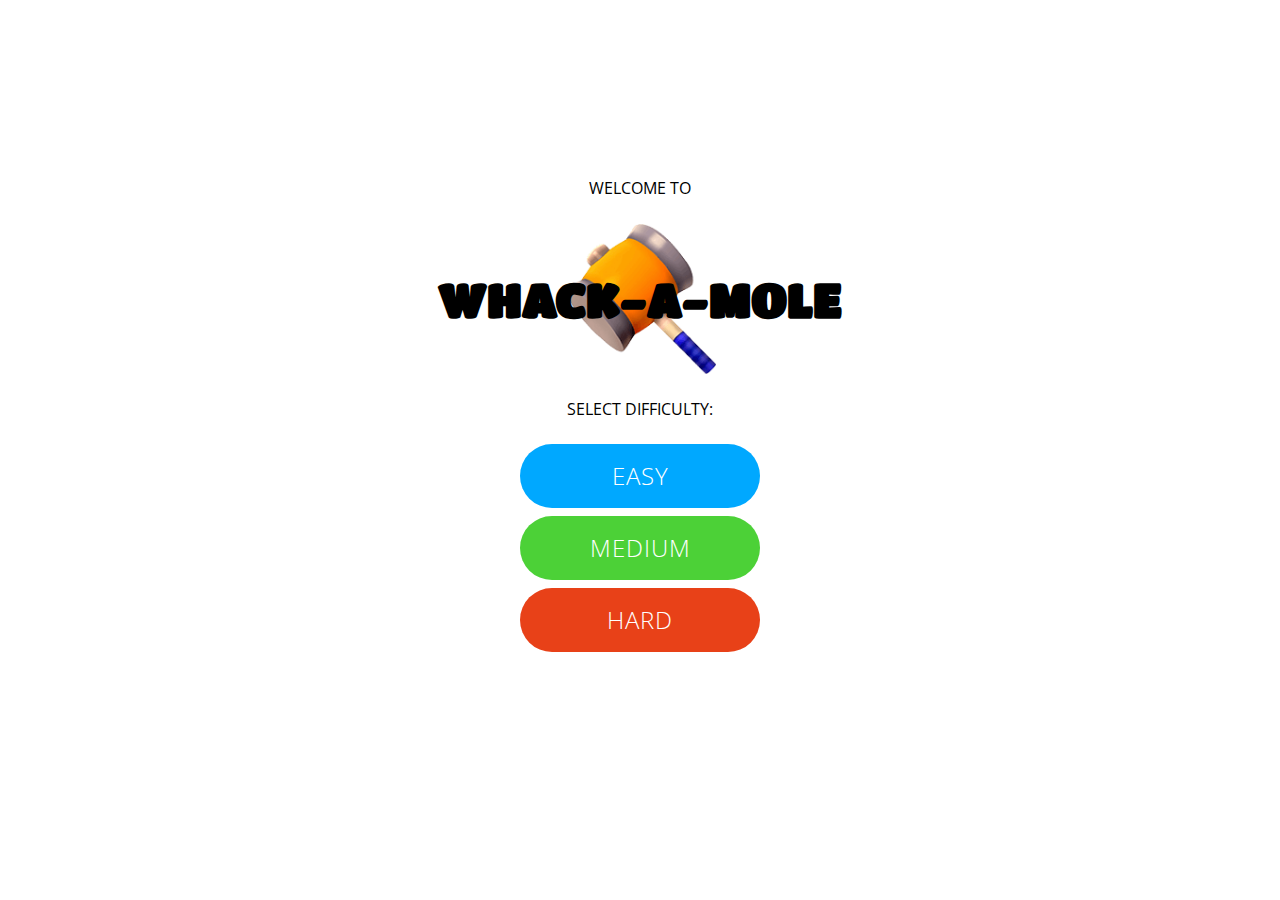
<file: Whack-A-Mole/index.html>
<!doctype html>
<html>

<head>
    <title>Whack-A-Mole</title>
    <link rel="stylesheet" href="css/style.css">
    <link rel="icon" href="./css/hammer2.png">
    <meta httpEquiv="Content-Type" content="text/html"/>
    <meta charSet="UTF-8"/>
    <meta name="viewport" content="width=device-width, initial-scale=1.0"/>
</head>

<body>
    
    <form class="modal">
    <div class="title"><span>Welcome to</span><h1>Whack-A-Mole</h1></div>
    <div class="select">select difficulty:</div>
    <div class="buttons">
        <button class="e">Easy</button>
        <button class="m">Medium</button>
        <button class="h">Hard</button>
    </div>
    <div></div>
    <div></div>
    <div></div>
    </form>

    <div class="container">
        <div class="view">
            <!-- <div class="title">
                <h1>Wack-A-Mole</h1>
            </div> -->
            <main>
                <div class="hole">
                    <img src="css/hole.png">
                    <div class="mole"></div>
                </div>
                <div class="hole">
                    <img src="css/hole.png">
                    <div class="mole"></div>
                </div>
                <div class="hole">
                    <img src="css/hole.png">
                    <div class="mole"></div>
                </div>
                <div class="hole">
                    <img src="css/hole.png">
                    <div class="mole"></div>
                </div>
                <div class="hole">
                    <img src="css/hole.png">
                    <div class="mole"></div>
                </div>
                <div class="hole">
                    <img src="css/hole.png">
                    <div class="mole"></div>
                </div>
                <div class="hole">
                    <img src="css/hole.png">
                    <div class="mole"></div>
                </div>
                <div class="hole">
                    <img src="css/hole.png">
                    <div class="mole"></div>
                </div>
                <div class="hole">
                    <img src="css/hole.png">
                    <div class="mole"></div>
                </div>
                <span class="side-controls">
                    <div class="side-controls--container">
                        <div class="velocity-level">
                            <img src="css/velocity-mole.svg" alt="velocity">
                            <span class="">2</span>
                        </div>
                        <div class="time-level">
                            <img src="css/timer.svg" alt="timer">
                            <span class="">10</span>
                        </div>
                        <div class="volume-level">
                            <img src="css/volume.svg" alt="volume">
                            <span class="hard"></span>
                        </div>
                    </div>
                    
                </span>
            </main>
            <div class="controls">
                <div class="time">
                    <p>Time</p>
                    <span>-</span>
                </div>
                <div class="score">
                    <p>Score</p>
                    <span>-</span>
                </div>
                <div class="start">START</div>
            </div>
        </div>
    </div>

        <div class="enterName">
            <h2>GAME OVER</h2>
            <h3>Enter your name!</h3><br>
            <input type="text">
            <h3 class="retry">Retry?</h3><br>
        </div>
    
        <div class="scoreboard">
            <table class="scores"></table>
        </div>
        <table>
            <tbody>
            </tbody>
        </table>

   
        
    <script src="js/script.js"></script>
</body>

</html>
</file>
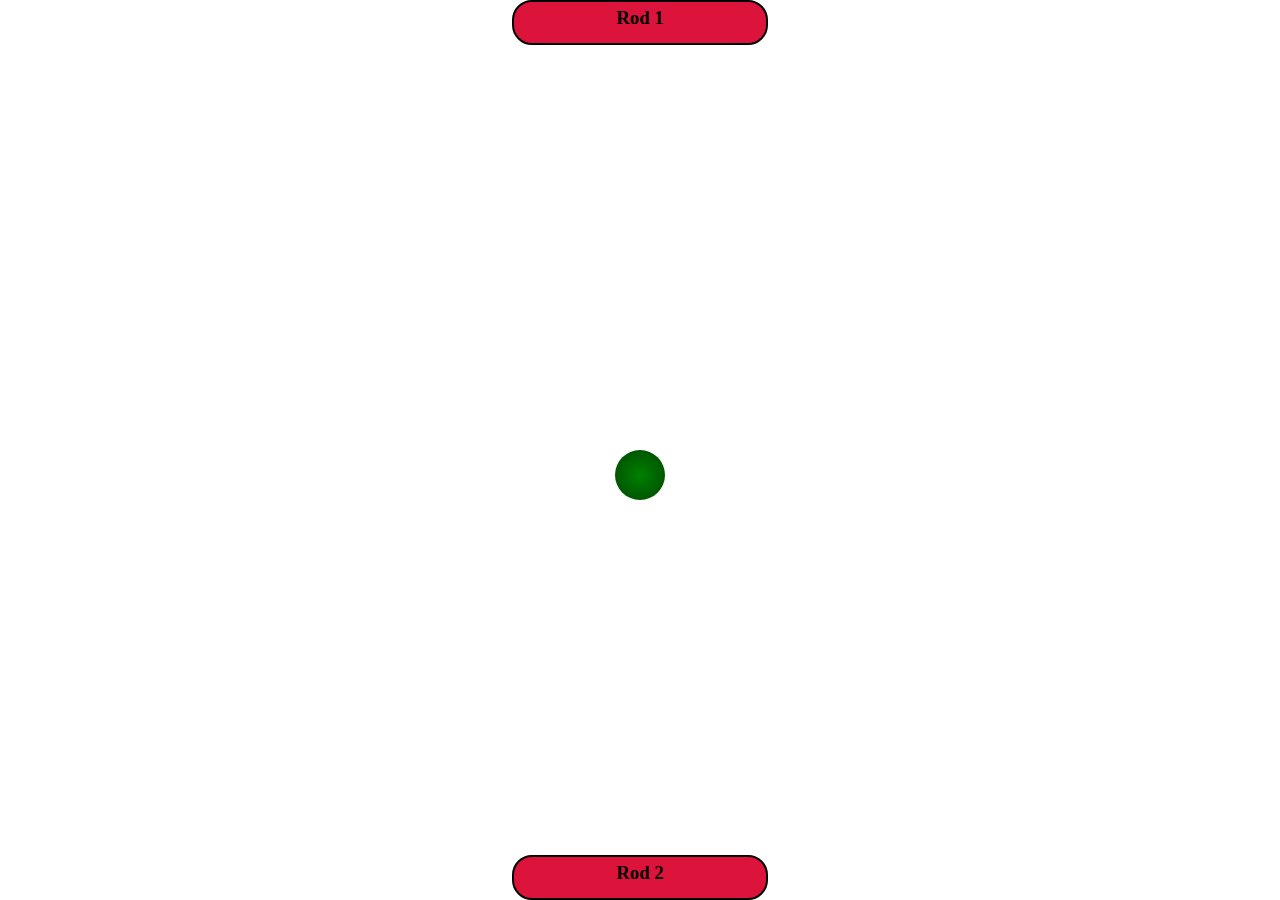
<file: game.html>
<!DOCTYPE html>
<html lang="en">

<head>
    <meta charset="UTF-8">
    <meta name="viewport" content="width=device-width, initial-scale=1.0">
    <title>Document</title>
    <link rel="stylesheet" type="text/css" href="snake.css">
</head>

<body>

    <div id="rod-one">
        <h3>Rod 1</h3>
    </div>
    <div id="ball">

    </div>
    <div id="rod-two">
        <h3>Rod 2</h3>
    </div>
    <script type="text/javascript" src="app.js"></script>
</body>

</html>
</file>
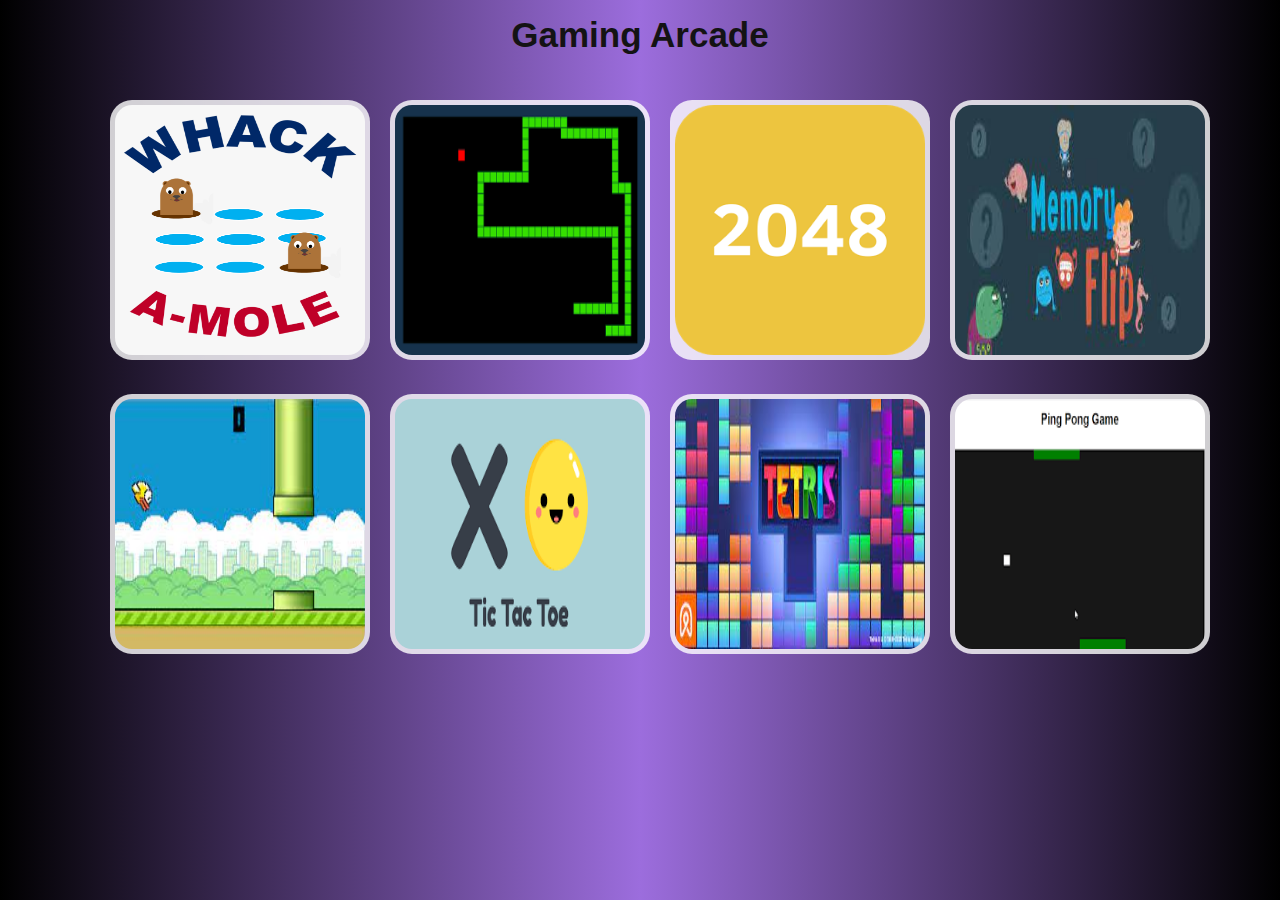
<file: index_main.html>
<!DOCTYPE html>
<html lang="en">
    <head>
        <meta charset="UTF-8">
        <meta http-equiv="X-UA-Compatible" content="IE=edge">
        <meta name="viewport" content="width=device-width,
        initial-scale=1.0">
        <title>Arcade</title>
        <link rel="stylesheet" href="style.css">
        <link rel="icon" href="icon.png">
    </head>
    <body class="container">
        <div>
            <h1>Gaming Arcade</h1>
        </div>
        <div class="grid-container">
            <a href="Whack-A-Mole\index.html" target="_blank"><img
                class="grid-item" src="Whack-A-Mole\main_icon.png" alt=""></a>
            <a href="snake-game/snake.html" target="_blank"><img
                class="grid-item" src="snake-game/snakegame.png" alt=""></a>
            <a href="2048-game/2048game.html" target="_blank"><img
                class="grid-item" src="2048-game/2048_logo.png" alt=""></a>
            <a href="Memory-flip/memory.html" target="_blank"><img
                class="grid-item" src="Memory-flip/memory-image.jpg" alt=""></a>
            <a href="flappy-bird/flappygame.html" target="_blank"><img
                class="grid-item" src="flappy-bird/flapp.jpg" alt=""></a>
            <a href="Tictactoe/tictactoe.html" target="_blank"><img
                class="grid-item" src="Tictactoe/tict.png" alt=""></a>
            <a href="Tetris/tetris-game.html" target="_blank"><img
                class="grid-item" src="Tetris/tet.jpg" alt=""></a>
            <a href="ping-pong/ping.html" target="_blank"><img
                class="grid-item" src="ping-pong/pingpong.png" alt=""></a>
        </div>
    </body>
</html>
</file>
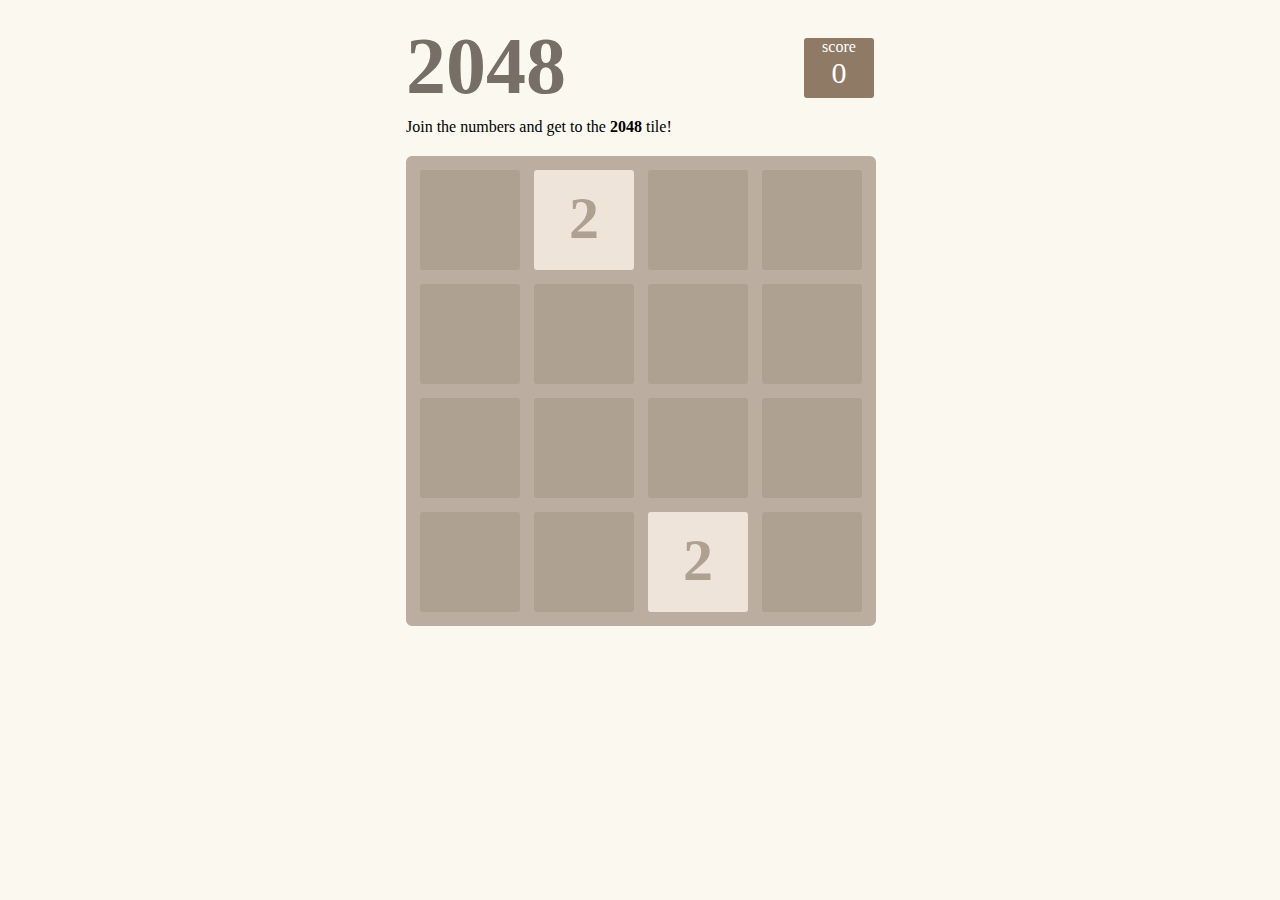
<file: 2048-game/2048game.html>
<!DOCTYPE html>
<html lang="en" dir="ltr">
  <head>
    <meta charset="utf-8">
    <title>2048</title>
    <link rel="stylesheet" href="style.css">
    <script src="app.js" charset="utf-8"></script>
  </head>
  <body>

    <div class="container">
      <div class="info">
        <h1>2048</h1>
        <div class="score-container">
          <div class="score-title">score</div>
          <span id="score">0</span>
        </div>
      </div>
      <span id="result">Join the numbers and get to the <b>2048</b> tile!</span>
      <div class="grid"></div>
    </div>

  </body>
</html>
</file>
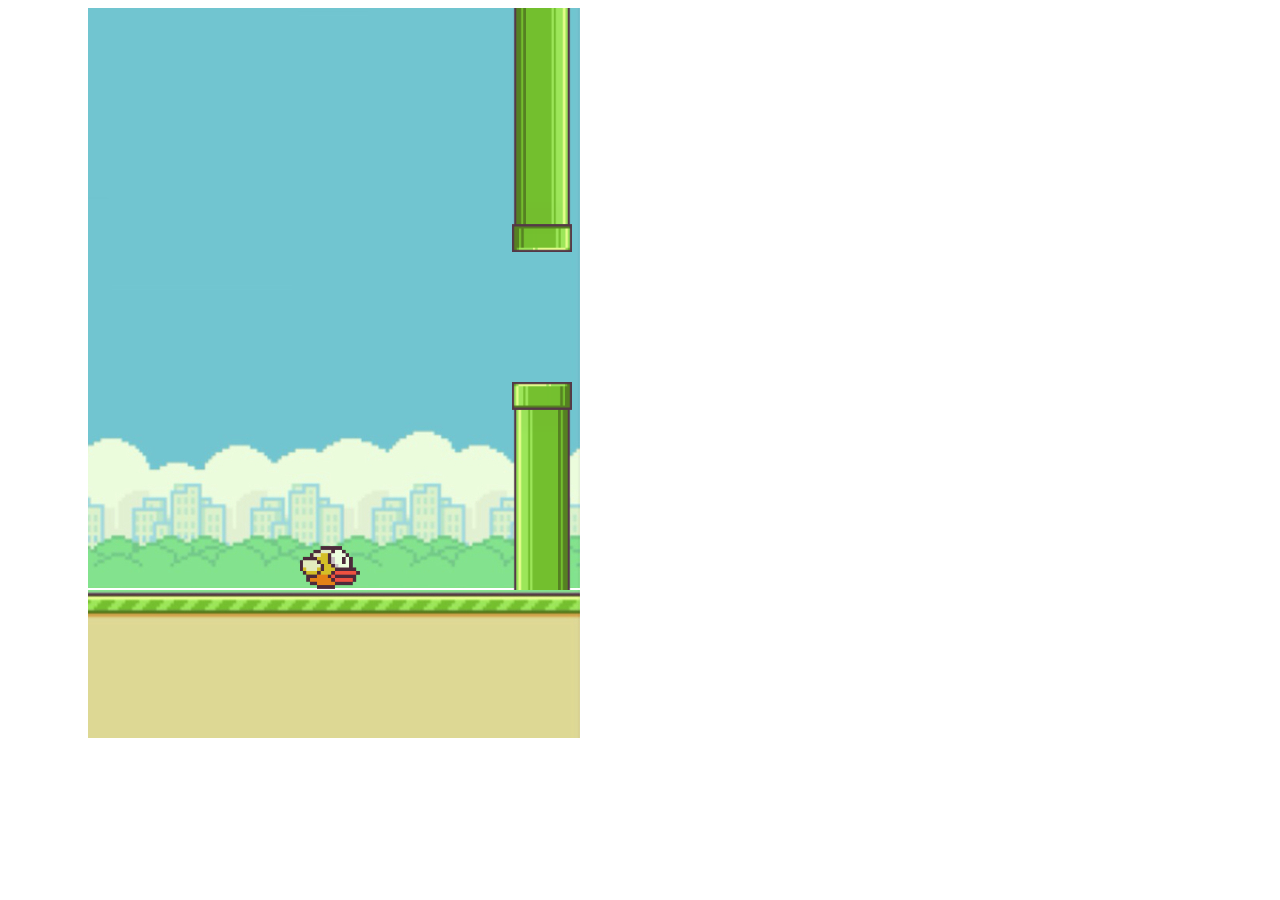
<file: flappy-bird/flappygame.html>
<!DOCTYPE html>
<html lang="en" dir="ltr">
  <head>
    <meta charset="utf-8">
    <title>Flappy Bird</title>
    <link rel="stylesheet" href="style.css">
    <script src="app.js" charset="utf-8"></script>
  </head>
  <body>

  <div class="border-left"></div>
  <div class="game-container">
      <div class="border-top"></div>
      <div class="sky">
          <div class="bird"></div>
      </div>
  </div>
  <div class="ground-container">
    <div class="ground-moving"></div>
  </div>
  <div class="border-right"></div>

  </body>
</html>
</file>
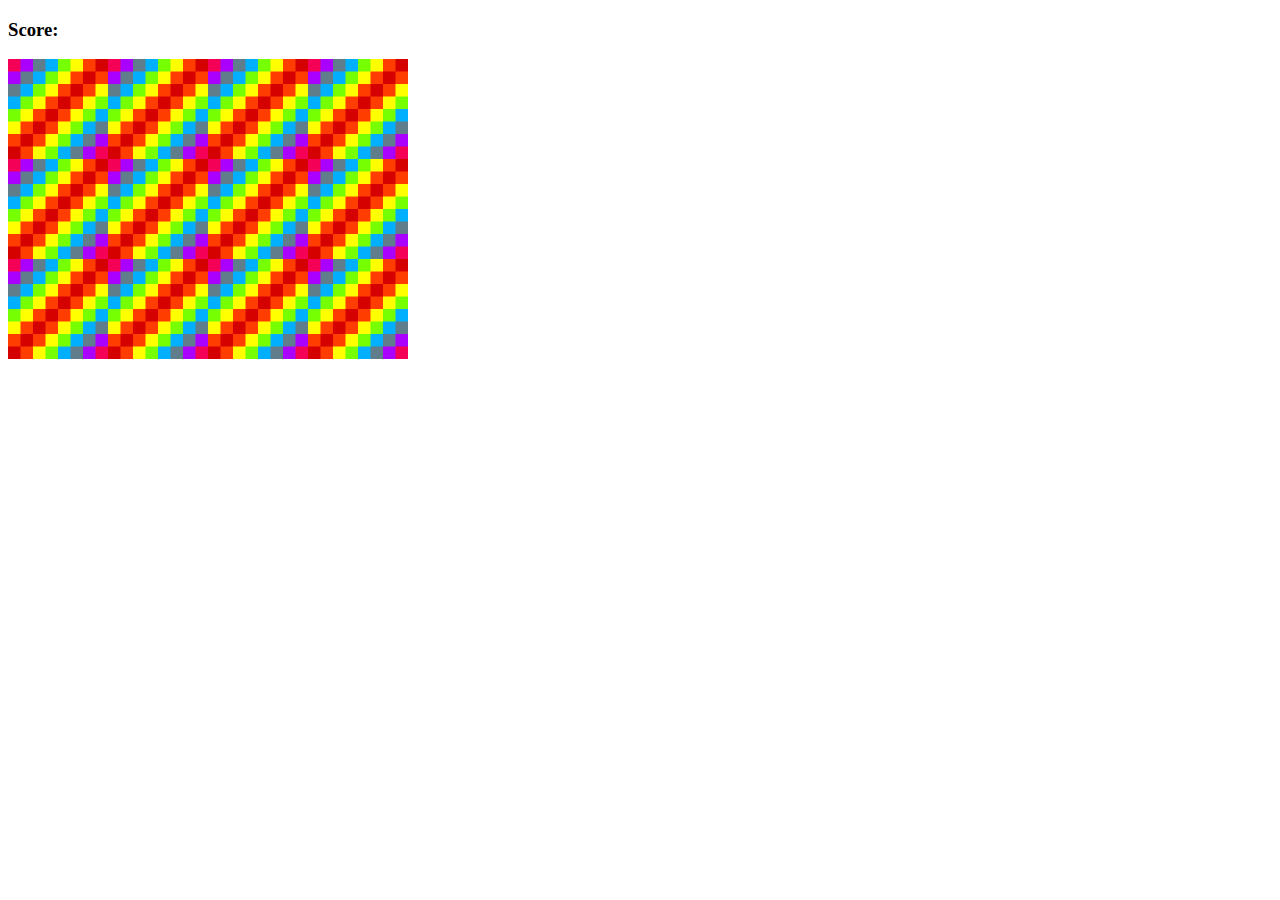
<file: Memory-flip/memory.html>
<!DOCTYPE html>
<html lang="en" dir="ltr">
<head>
  <meta charset="UTF-8">
  <title>Memory Game</title>
  <link rel="stylesheet" href="style.css"></link>
  <script src="app.js" charset="utf-8"></script>
</head>
<body>

  <h3>Score:<span id="result"></span></h3>

  <div class="grid">
  </div>

</body>
</html>
</file>
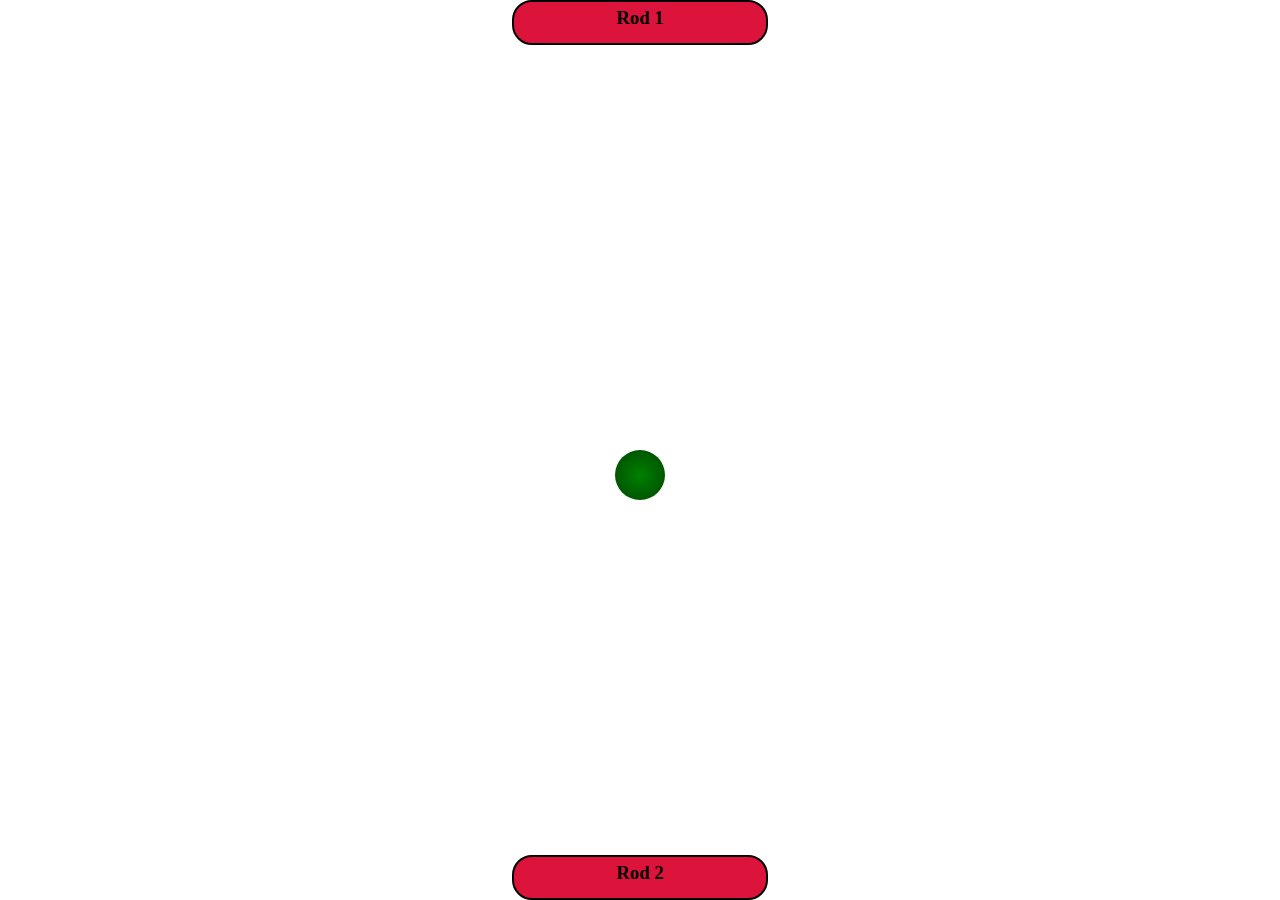
<file: ping-pong/ping.html>
<!DOCTYPE html>
<html lang="en">

<head>
    <meta charset="UTF-8">
    <meta name="viewport" content="width=device-width, initial-scale=1.0">
    <title>Document</title>
    <link rel="stylesheet" type="text/css" href="style.css">
</head>

<body>

    <div id="rod-one">
        <h3>Rod 1</h3>
    </div>
    <div id="ball">

    </div>
    <div id="rod-two">
        <h3>Rod 2</h3>
    </div>
    <script type="text/javascript" src="app.js"></script>
</body>

</html>
</file>
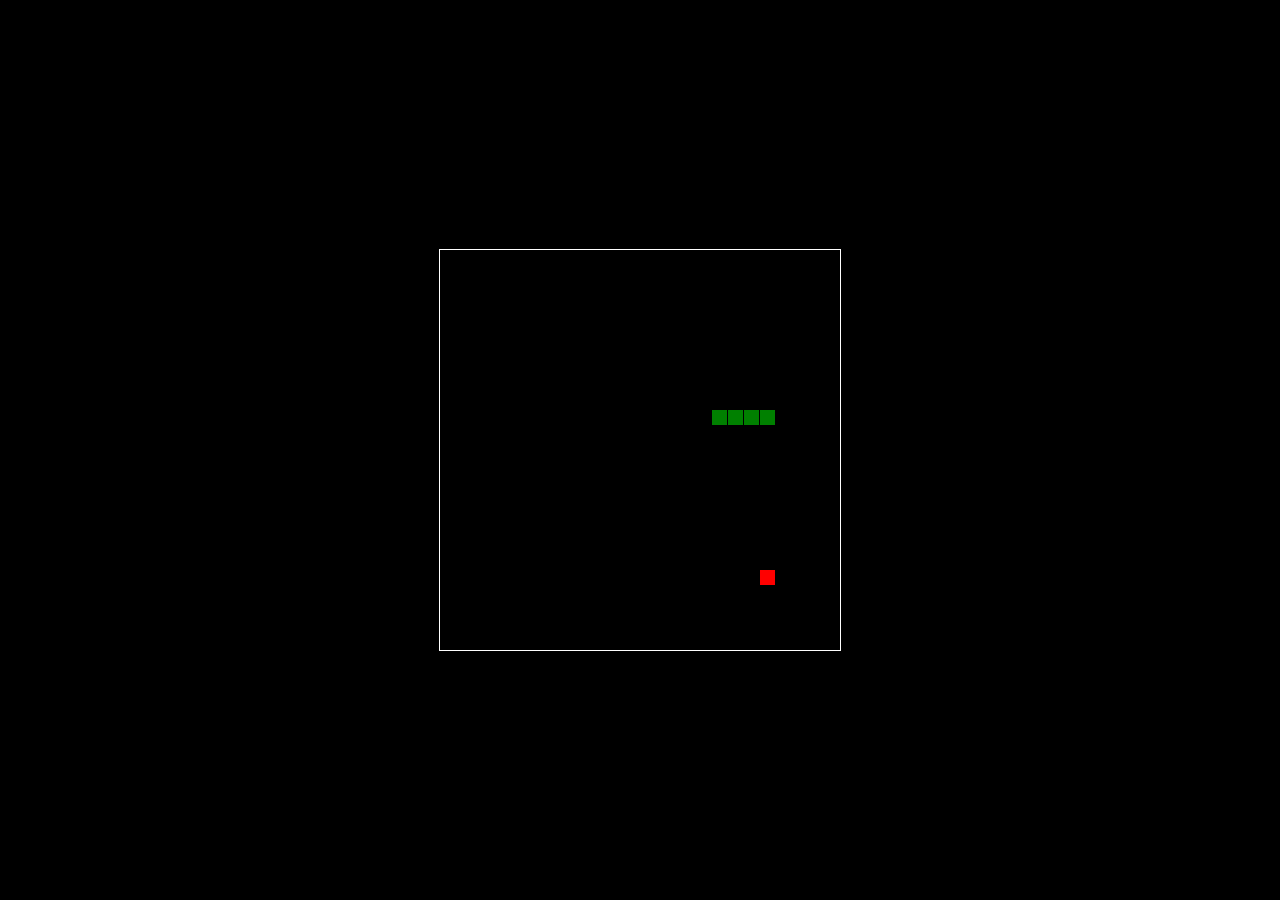
<file: snake-game/snake.html>
<!DOCTYPE html>
<html>
<head>
  <title></title>
  <style>
  html, body {
    height: 100%;
    margin: 0;
  }

  body {
    background: black;
    display: flex;
    align-items: center;
    justify-content: center;
  }
  canvas {
    border: 1px solid white;
  }
  
  </style>
  <link rel="icon" href="snakegame.jpg">
</head>
<body>
<canvas width="400" height="400" id="game"></canvas>
<script>
var canvas = document.getElementById('game');
var context = canvas.getContext('2d');

var grid = 16;
var count = 0;
  
var snake = {
  x: 160,
  y: 160,
  dx: grid,
  dy: 0,
  cells: [],
  maxCells: 4
};
var apple = {
  x: 320,
  y: 320
};
function getRandomInt(min, max) {
  return Math.floor(Math.random() * (max - min)) + min;
}

function loop() {
  requestAnimationFrame(loop);
  if (++count < 4) {
    return;
  }

  count = 0;
  context.clearRect(0,0,canvas.width,canvas.height);
  snake.x += snake.dx;
  snake.y += snake.dy;
  if (snake.x < 0) {
    snake.x = canvas.width - grid;
  }
  else if (snake.x >= canvas.width) {
    snake.x = 0;
  }
  if (snake.y < 0) {
    snake.y = canvas.height - grid;
  }
  else if (snake.y >= canvas.height) {
    snake.y = 0;
  }

  snake.cells.unshift({x: snake.x, y: snake.y});
  if (snake.cells.length > snake.maxCells) {
    snake.cells.pop();
  }

  context.fillStyle = 'red';
  context.fillRect(apple.x, apple.y, grid-1, grid-1);

  context.fillStyle = 'green';
  snake.cells.forEach(function(cell, index) {
    
   
    context.fillRect(cell.x, cell.y, grid-1, grid-1);  

    if (cell.x === apple.x && cell.y === apple.y) {
      snake.maxCells++;

      apple.x = getRandomInt(0, 25) * grid;
      apple.y = getRandomInt(0, 25) * grid;
    }

    for (var i = index + 1; i < snake.cells.length; i++) {
      
      if (cell.x === snake.cells[i].x && cell.y === snake.cells[i].y) {
        snake.x = 160;
        snake.y = 160;
        snake.cells = [];
        snake.maxCells = 4;
        snake.dx = grid;
        snake.dy = 0;

        apple.x = getRandomInt(0, 25) * grid;
        apple.y = getRandomInt(0, 25) * grid;
      }
    }
  });
}

document.addEventListener('keydown', function(e) {
  if (e.which === 37 && snake.dx === 0) {
    snake.dx = -grid;
    snake.dy = 0;
  }
  else if (e.which === 38 && snake.dy === 0) {
    snake.dy = -grid;
    snake.dx = 0;
  }
  else if (e.which === 39 && snake.dx === 0) {
    snake.dx = grid;
    snake.dy = 0;
  }
  else if (e.which === 40 && snake.dy === 0) {
    snake.dy = grid;
    snake.dx = 0;
  }
});

requestAnimationFrame(loop);
</script>
</body>
</html>
</file>
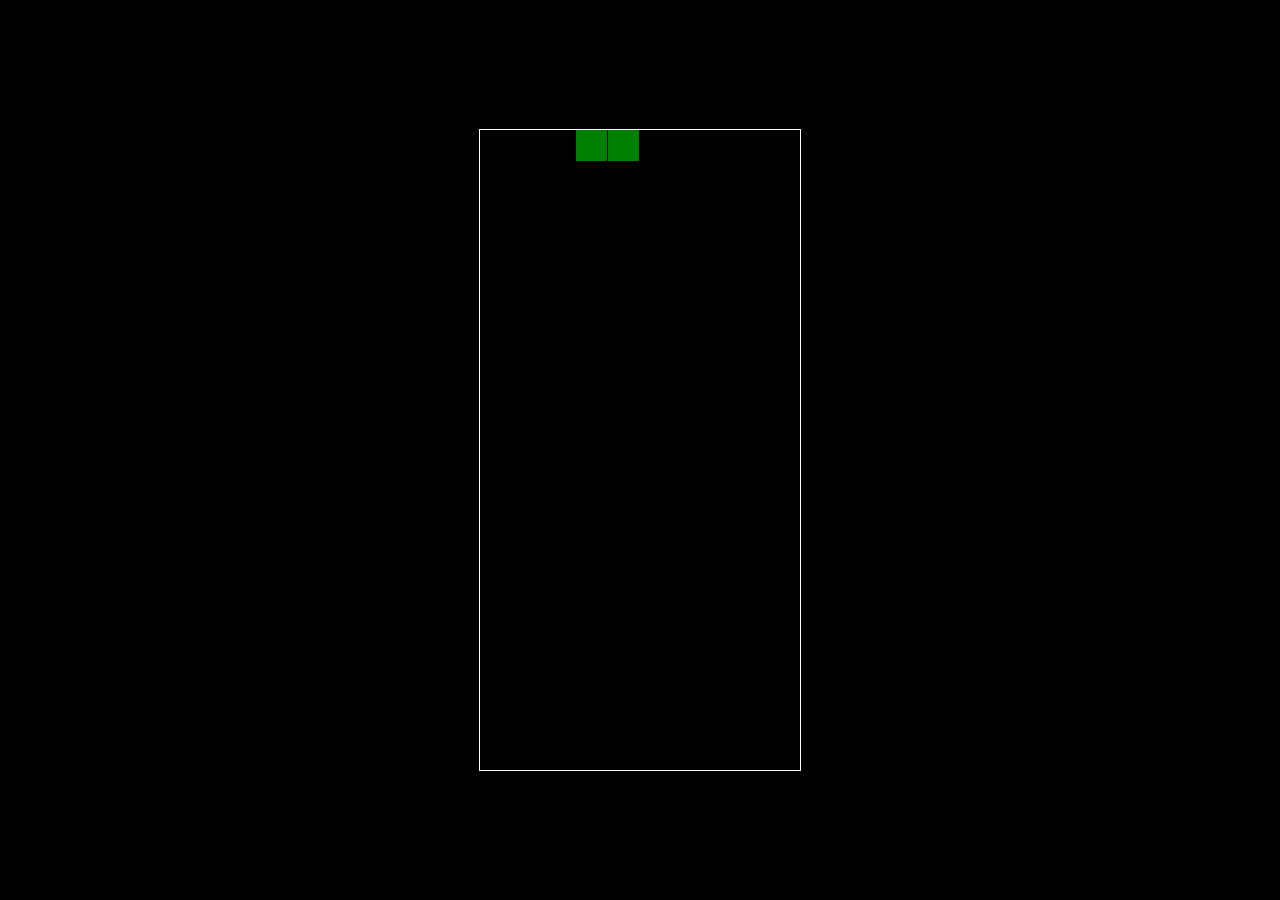
<file: Tetris/tetris-game.html>
<!DOCTYPE html>
<html>
<head>
  <title></title>
  <style>
  html, body {
    height: 100%;
    margin: 0;
  }

  body {
    background: black;
    display: flex;
    align-items: center;
    justify-content: center;
  }

  canvas {
    border: 1px solid white;
  }
  </style>
</head>
<body>
<canvas width="320" height="640" id="game"></canvas>
<script>
// https://tetris.fandom.com/wiki/Tetris_Guideline

// get a random integer between the range of [min,max]
// @see https://stackoverflow.com/a/1527820/2124254
function getRandomInt(min, max) {
  min = Math.ceil(min);
  max = Math.floor(max);

  return Math.floor(Math.random() * (max - min + 1)) + min;
}

// generate a new tetromino sequence
// @see https://tetris.fandom.com/wiki/Random_Generator
function generateSequence() {
  const sequence = ['I', 'J', 'L', 'O', 'S', 'T', 'Z'];

  while (sequence.length) {
    const rand = getRandomInt(0, sequence.length - 1);
    const name = sequence.splice(rand, 1)[0];
    tetrominoSequence.push(name);
  }
}

// get the next tetromino in the sequence
function getNextTetromino() {
  if (tetrominoSequence.length === 0) {
    generateSequence();
  }

  const name = tetrominoSequence.pop();
  const matrix = tetrominos[name];

  // I and O start centered, all others start in left-middle
  const col = playfield[0].length / 2 - Math.ceil(matrix[0].length / 2);

  // I starts on row 21 (-1), all others start on row 22 (-2)
  const row = name === 'I' ? -1 : -2;

  return {
    name: name,      // name of the piece (L, O, etc.)
    matrix: matrix,  // the current rotation matrix
    row: row,        // current row (starts offscreen)
    col: col         // current col
  };
}

// rotate an NxN matrix 90deg
// @see https://codereview.stackexchange.com/a/186834
function rotate(matrix) {
  const N = matrix.length - 1;
  const result = matrix.map((row, i) =>
    row.map((val, j) => matrix[N - j][i])
  );

  return result;
}

// check to see if the new matrix/row/col is valid
function isValidMove(matrix, cellRow, cellCol) {
  for (let row = 0; row < matrix.length; row++) {
    for (let col = 0; col < matrix[row].length; col++) {
      if (matrix[row][col] && (
          // outside the game bounds
          cellCol + col < 0 ||
          cellCol + col >= playfield[0].length ||
          cellRow + row >= playfield.length ||
          // collides with another piece
          playfield[cellRow + row][cellCol + col])
        ) {
        return false;
      }
    }
  }

  return true;
}

// place the tetromino on the playfield
function placeTetromino() {
  for (let row = 0; row < tetromino.matrix.length; row++) {
    for (let col = 0; col < tetromino.matrix[row].length; col++) {
      if (tetromino.matrix[row][col]) {

        // game over if piece has any part offscreen
        if (tetromino.row + row < 0) {
          return showGameOver();
        }

        playfield[tetromino.row + row][tetromino.col + col] = tetromino.name;
      }
    }
  }

  // check for line clears starting from the bottom and working our way up
  for (let row = playfield.length - 1; row >= 0; ) {
    if (playfield[row].every(cell => !!cell)) {

      // drop every row above this one
      for (let r = row; r >= 0; r--) {
        for (let c = 0; c < playfield[r].length; c++) {
          playfield[r][c] = playfield[r-1][c];
        }
      }
    }
    else {
      row--;
    }
  }

  tetromino = getNextTetromino();
}

// show the game over screen
function showGameOver() {
  cancelAnimationFrame(rAF);
  gameOver = true;

  context.fillStyle = 'black';
  context.globalAlpha = 0.75;
  context.fillRect(0, canvas.height / 2 - 30, canvas.width, 60);

  context.globalAlpha = 1;
  context.fillStyle = 'white';
  context.font = '36px monospace';
  context.textAlign = 'center';
  context.textBaseline = 'middle';
  context.fillText('GAME OVER!', canvas.width / 2, canvas.height / 2);
}

const canvas = document.getElementById('game');
const context = canvas.getContext('2d');
const grid = 32;
const tetrominoSequence = [];

// keep track of what is in every cell of the game using a 2d array
// tetris playfield is 10x20, with a few rows offscreen
const playfield = [];

// populate the empty state
for (let row = -2; row < 20; row++) {
  playfield[row] = [];

  for (let col = 0; col < 10; col++) {
    playfield[row][col] = 0;
  }
}

// how to draw each tetromino
// @see https://tetris.fandom.com/wiki/SRS
const tetrominos = {
  'I': [
    [0,0,0,0],
    [1,1,1,1],
    [0,0,0,0],
    [0,0,0,0]
  ],
  'J': [
    [1,0,0],
    [1,1,1],
    [0,0,0],
  ],
  'L': [
    [0,0,1],
    [1,1,1],
    [0,0,0],
  ],
  'O': [
    [1,1],
    [1,1],
  ],
  'S': [
    [0,1,1],
    [1,1,0],
    [0,0,0],
  ],
  'Z': [
    [1,1,0],
    [0,1,1],
    [0,0,0],
  ],
  'T': [
    [0,1,0],
    [1,1,1],
    [0,0,0],
  ]
};

// color of each tetromino
const colors = {
  'I': 'cyan',
  'O': 'yellow',
  'T': 'purple',
  'S': 'green',
  'Z': 'red',
  'J': 'blue',
  'L': 'orange'
};

let count = 0;
let tetromino = getNextTetromino();
let rAF = null;  // keep track of the animation frame so we can cancel it
let gameOver = false;

// game loop
function loop() {
  rAF = requestAnimationFrame(loop);
  context.clearRect(0,0,canvas.width,canvas.height);

  // draw the playfield
  for (let row = 0; row < 20; row++) {
    for (let col = 0; col < 10; col++) {
      if (playfield[row][col]) {
        const name = playfield[row][col];
        context.fillStyle = colors[name];

        // drawing 1 px smaller than the grid creates a grid effect
        context.fillRect(col * grid, row * grid, grid-1, grid-1);
      }
    }
  }

  // draw the active tetromino
  if (tetromino) {

    // tetromino falls every 35 frames
    if (++count > 35) {
      tetromino.row++;
      count = 0;

      // place piece if it runs into anything
      if (!isValidMove(tetromino.matrix, tetromino.row, tetromino.col)) {
        tetromino.row--;
        placeTetromino();
      }
    }

    context.fillStyle = colors[tetromino.name];

    for (let row = 0; row < tetromino.matrix.length; row++) {
      for (let col = 0; col < tetromino.matrix[row].length; col++) {
        if (tetromino.matrix[row][col]) {

          // drawing 1 px smaller than the grid creates a grid effect
          context.fillRect((tetromino.col + col) * grid, (tetromino.row + row) * grid, grid-1, grid-1);
        }
      }
    }
  }
}

// listen to keyboard events to move the active tetromino
document.addEventListener('keydown', function(e) {
  if (gameOver) return;

  // left and right arrow keys (move)
  if (e.which === 37 || e.which === 39) {
    const col = e.which === 37
      ? tetromino.col - 1
      : tetromino.col + 1;

    if (isValidMove(tetromino.matrix, tetromino.row, col)) {
      tetromino.col = col;
    }
  }

  // up arrow key (rotate)
  if (e.which === 38) {
    const matrix = rotate(tetromino.matrix);
    if (isValidMove(matrix, tetromino.row, tetromino.col)) {
      tetromino.matrix = matrix;
    }
  }

  // down arrow key (drop)
  if(e.which === 40) {
    const row = tetromino.row + 1;

    if (!isValidMove(tetromino.matrix, row, tetromino.col)) {
      tetromino.row = row - 1;

      placeTetromino();
      return;
    }

    tetromino.row = row;
  }
});

// start the game
rAF = requestAnimationFrame(loop);
</script>
</body>
</html>
</file>
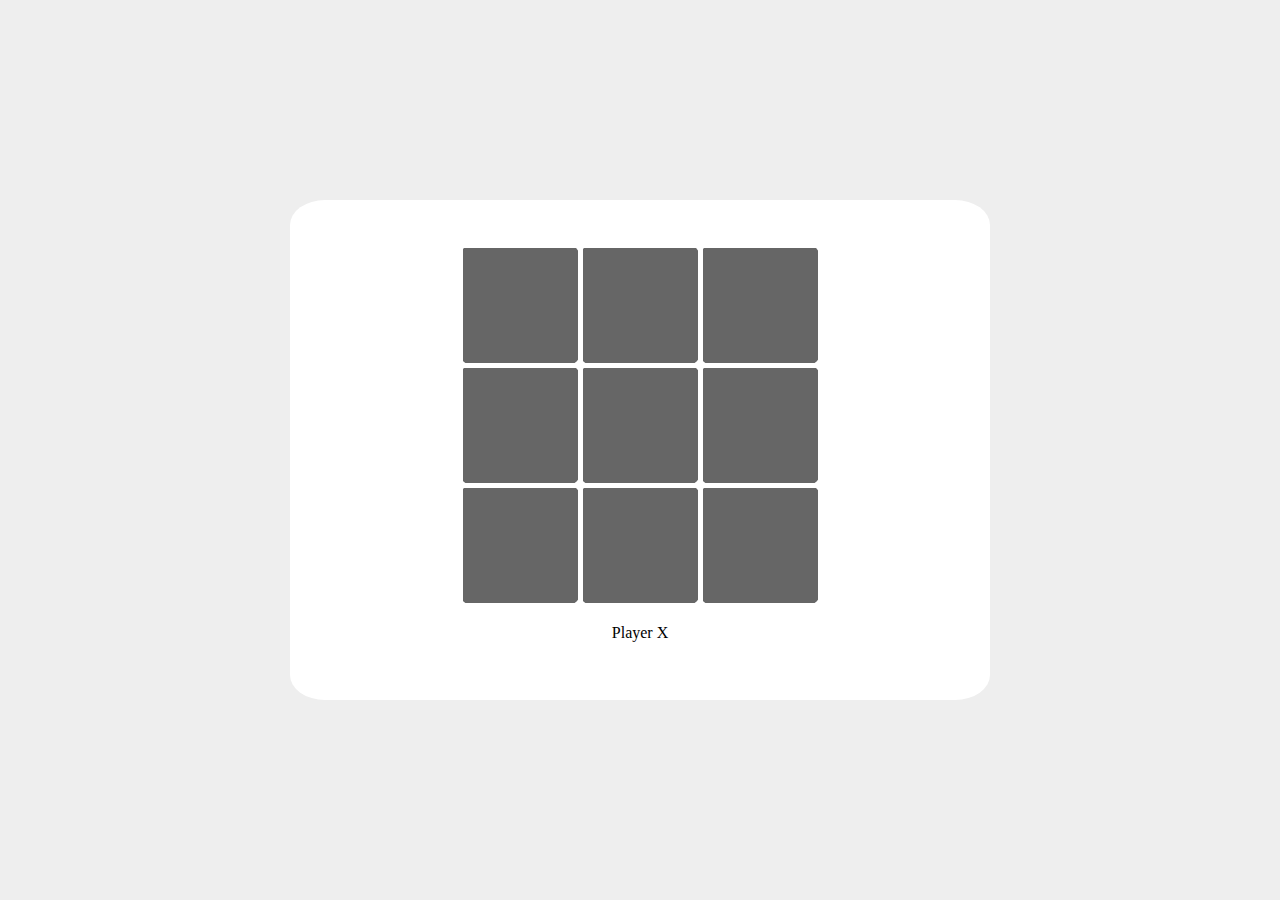
<file: Tictactoe/tictactoe.html>
<!DOCTYPE html>
<html>
  <head>
    <meta http-equiv="content-type" content="text/html; charset=UTF-8" />
    <title>Tic Tac Toe</title>
    <link rel="stylesheet" href="style.css" />
  </head>
  <body>
    <div class="container">
      <div id="tictactoe"></div>
      <div id="player" align="center">
        <span id="turn" align="">Player X</span>
      </div>
    </div>
    <script  src="app.js"></script>
  </body>
</html>
</file>
<file: Whack-A-Mole/css/style.css>
@import url('https://fonts.googleapis.com/css2?family=Open+Sans&display=swap');
@font-face {font-family: "Titan One";src: url("./TitanOne-Regular.ttf")}
* {
  margin: 0;
  padding: 0;
  box-sizing: border-box;
  font-family: 'Titan One', 'Segoe UI', Tahoma, Geneva, Verdana, sans-serif;
  font-family: 'Open Sans', sans-serif;
}

/* .ui {
  position: absolute;
  display: none;
} */

/*
// Modal //
*/
.modal {
  position: fixed;
  top: 0;
  left: 0;
  height: 100%;
  width: 100%;
  background-color: #000000dd;
  background-color: #fff;
  display: grid;
  align-content: center;
  justify-content: center;
  text-transform: uppercase;
  gap: 1.5rem;
  z-index: 2;
  /* display: none; */
}
.modal.hide {
  display: none;
}
.modal > div {
  cursor: default;
}
.modal .title {
  text-align: center;
  font-size: 1.5rem;
}
.modal .title h1 {
  margin-top: 1.5rem;
  color: #000;
  background-image: url('./hammer.png');
  background-repeat: no-repeat;
  background-size: contain;
  background-position: center;
  padding: 3rem 0;
  font-family: 'Titan One', 'Segoe UI', Tahoma, Geneva, Verdana, sans-serif;
  /* background-color: #00000030; */
}
.modal .title span {
  display: block;
  font-size: 1rem;
}
.modal .help {
  width: max-content;
  margin: auto;
  text-decoration: underline;
  cursor: pointer;
}

.modal .select {
  text-align: center
}

.modal .buttons {
  display: grid;
  gap: 0.5rem;
  width: max-content;
  margin: auto;
}
.modal .buttons button {
  width: 15rem;
  height: 4rem;
  font-size: 1.5rem;
  font-weight: lighter;
  color: #000;
  border: 0;
  border-radius: 50rem;
  letter-spacing: 1px;
  cursor: pointer;
  outline: none;
  box-shadow: none;
  text-transform: uppercase;
}
.modal .buttons button:nth-child(1) {background-color: #00a8ff; color: #fff;}
.modal .buttons button:nth-child(2) {background-color: #4cd137; color: #fff;}
.modal .buttons button:nth-child(3) {background-color: #e84118; color: #fff;}
.modal .buttons button:nth-child(4) {background-color: #000; color: #fff;}
.modal .buttons button:active {
  transform: scale(0.95);
}

body {
  position: relative;
  background: url('background.jpg');
  min-height: 100vh;
  max-height: 100vh;
  display: grid;
  align-items: center;
  align-content: center;
  overflow: hidden;
}
.container  * {
  font-family: 'Titan One', 'Segoe UI', Tahoma, Geneva, Verdana, sans-serif;
}
.container {
  margin: auto;
  width: min-content;
  display: grid;
  /* gap: 2rem; */
  grid-template-columns: 1fr 1fr 1fr;
  align-items: center;
  /* border: 1px solid aqua; */
}
.side {
  padding: 1rem;
  display: block;
  /* border: 1px solid aqua; */
}
.retry {
  cursor: pointer;
}
.view * {
  user-select: none;
}
.view {
  display: grid;
  gap: 1rem;
  /* border: 1px solid red; */
  transform: translateX(-2.5rem);
}
.view main > div {
  cursor: url('hammer2.png'), auto;	
}
.view .controls {
  display: grid;
  grid-template-columns: 1fr 1fr 1fr;
  gap: 1rem;
}
.view .start {
  cursor: pointer;
}
.view .start:active {
  transform: scale(0.95);
}
.view .controls > div {
  color: #fff;
  text-shadow: 0px 0px 4px #000;
  font-size: 2rem;
  font-weight: 400;
  text-align: center;
  padding: 10px;
  border-radius: 5px;
  background-color: #00000055;
  border: 3px solid #111;
}

.view .controls .time, 
.view .controls .score {
  position: relative;
}
.view .controls .time p, 
.view .controls .score p {
  position: absolute;
  left: 50%;
  top: -30%;
  transform: translateX(-50%);
  font-size: 1.5rem;
}

main {
  position: relative;
  display: grid;
  grid-template-columns: 1fr 1fr 1fr;
  gap: 0.25rem;
}
main > div {
  width: 10rem;
  height: 10rem;
}

main .side-controls {
  position: absolute;
  right: 0;
  width: 0;
  transform: translateX(100%);
}
main .side-controls--container {
  margin-left: 1rem; 
  padding: .75rem;
  width: max-content;
  height: max-content;
  background-color: #00000055;
  border: 3px solid #111;
  display: grid;
  border-radius: 5px;
  gap: 1rem;
}
main .side-controls--container-2 {
  display: none;
}
main .side-controls--container div {position: relative;cursor: pointer;}
main .side-controls--container .settings {
  height: 2.5rem;
  width: 2.5rem;
  -webkit-filter: drop-shadow(1px 1px 0px 1px #00000020);
  filter: drop-shadow(1px 1px 0px 1px #00000020);
  margin: auto;
}
main .side-controls--container .velocity-level {
  height: 2.5rem;
  width: 2.5rem;
  -webkit-filter: drop-shadow(1px 1px 0px 1px #00000020);
  filter: drop-shadow(1px 1px 0px 1px #00000020);
  margin: auto;
}
main .side-controls--container .time-level {
  height: 2.5rem;
  width: 2.5rem;
  -webkit-filter: drop-shadow(1px 1px 0px 1px #00000020);
  filter: drop-shadow(1px 1px 0px 1px #00000020);
  margin: auto;
}
main .side-controls--container .volume-level {
  height: 2.5rem;
  width: 2.5rem;
  -webkit-filter: drop-shadow(1px 1px 0px 1px #00000020);
  filter: drop-shadow(1px 1px 0px 1px #00000020);
  margin: auto;
}
main .side-controls--container img {
  display: block;
  width: inherit;
  height: inherit;
  user-select: none;
}
main .side-controls--container div:active {
  transform: scale(0.90);
}
main .side-controls--container span {
  color: #4cd137;
  position: absolute;
  text-shadow: 2px 2px 1px #000;
  right: 0;
  bottom: 0;
  z-index: 1;
  font-size: 1.25rem;
}
main .side-controls--container span.easy {color: #00a8ff;}
main .side-controls--container span.normal {color: #4cd137;}
main .side-controls--container span.hard {color: #e84118;}
main .side-controls--container span.none {display: none;}

.active {
  cursor: pointer;
}
.active:active {
  color: #bbb;
}

.hole {
  background: #00000055;
  border-radius: 500px;
  border: 3px solid #000;
  position: relative;
  overflow: hidden;
}
.mole {
  background-image: url(mole.png);
  position: relative;
  height: 100%;
  width: 100%;
  margin: auto;
  background-size: contain;
  background-repeat: no-repeat;
  background-position: center;
  transition: all 0.5s;
  transition-timing-function: cubic-bezier(0.165, 0.84, 0.44, 1);
  top: 100%;
}
.up .mole {top: 10%;}

.hole img {
  position: absolute;
  bottom: 0;
  left: 0;
  width: 100%;
  z-index: 1;
}

.hud {
  display: flex;
  width: 800px;
  margin: auto;
}
.counter,
.timer {
  background: #00000055;
  border: 5px solid #00000088;
  padding: 0;
  width: 200px;
}
.timer {
  width: 400px;
}

.enterName {
  position: absolute;
  display: flex;
  gap: 0.5rem;
  justify-content: center;
  align-items: center;
  width: 100%;
  min-height: 100%;
  flex-direction: column;
  background: #000000cc;
  z-index: 99;
  display: none;
  opacity: 0;
}
.enterName * {
  font-family: 'Titan One', 'Segoe UI', Tahoma, Geneva, Verdana, sans-serif;
}
.enterName h2 {
  font-weight: 100;
  font-size: 2rem;
  letter-spacing: 1px;
  color: #f33;
  padding: 0;
}
.enterName h3 {
  font-weight: 500;
  color: #fff;
  padding: 0;
}
.enterName input[type='text'] {
  text-align: center;
  font-size: 1.4em;
  font-weight: 400;
  color: #222;
  text-shadow: 1px 1px 0px #00000030;
  border: 2px solid #00000030;
  border-radius: 1em;
  padding: 0.5em 0em;
  outline: none;
}
.scoreboard {
  position: absolute;
  top: 0;
  min-height: 100vh;
  z-index: 99;
  background: #000000cc;
  color: #fff;
  padding: 5rem;
  transition: opacity 1s;
  transition-timing-function: cubic-bezier(0.165, 0.84, 0.44, 1);
  display: none;
  width: 100%;
}
.scoreboard * {
  font-family: 'Titan One', 'Segoe UI', Tahoma, Geneva, Verdana, sans-serif;
}

tbody:first-of-type td:first-child {
  position: relative;
  color: #ffa500;
}
tbody:first-of-type td:first-child::before {
  position: absolute;
  top: 50%;
  left: 50%;
  transform: translate(-50%, -50%);
  height: 2rem;
  width: 2rem;
  background-color: #ffd90020;
  content: '';
  border-radius: 50%;
  border: 2px solid #ffa500;
}
tbody:nth-of-type(2) td:first-child {
  position: relative;
  color: #ccc;
}
tbody:nth-of-type(2) td:first-child::before {
  position: absolute;
  top: 50%;
  left: 50%;
  transform: translate(-50%, -50%);
  height: 2rem;
  width: 2rem;
  background-color: #cccccc20;
  content: '';
  border-radius: 50%;
  border: 2px solid #ccc;
  box-shadow: 1px 1px 0px 1px #00000020;
}
tbody:nth-of-type(3) td:first-child {
  position: relative;
  color: #a52a2a;
}
tbody:nth-of-type(3) td:first-child::before {
  position: absolute;
  top: 50%;
  left: 50%;
  transform: translate(-50%, -50%);
  height: 2rem;
  width: 2rem;
  background-color: #a52a2a20;
  content: '';
  border-radius: 50%;
  border: 2px solid #a52a2a;
  box-shadow: 1px 1px 0px 1px #00000020;
}
.score-button {
  color: #fff;
  border: 0;
  font-size: 1.25rem;
  font-weight: lighter;
  background-color: #f33;
  position: absolute;
  top: 0.2rem;
  right: 0;
  transform: translateX(110%);
  height: 3rem;
  width: 3rem;
  cursor: pointer;
  outline: none;
}
.score-button:active {
  background-color: #c21e1e;
}
.block {
  display: block;
}
.flex {
  display: flex;
}
.opacity {
  opacity: 1;
}

table {
  margin: auto;
  position: relative;
}
thead {
  background-color: #f33;
  font-size: 2rem;
}
tbody {
  text-align: center;
  color: #333;
  font-size: 2rem;
  background-color: rgb(255, 255, 255);
}
th {
  font-weight: 400;
  /* padding: 0.2rem 1em; */
  padding: 0.75rem 2rem;
}
td {
  font-size: 1.5rem;
  font-weight: 400;
  padding: 0.75rem;
  border: 1px solid #bbb;
}


/* Powered By */
.powered-by img {
  display: block;
  height: 48px;
}
.powered-by p:first-of-type {
  display: inline;
  color:  #3328fe;
}
.powered-by p {
  display: inline;
  color:  #3328fe;
}
.powered-by {
  background-color: #fff;
  font-size: 16px;
  position: fixed;
  gap: 0.5rem;
  display: flex;
  align-items: center;
  justify-content: center;
  right: 0.5rem;
  padding: 0.5rem 1.5rem;
  border-top-left-radius: 0.5rem;
  border-top-right-radius: 0.5rem;
  box-shadow: 0px 2px 6px 3px #33333330;
  bottom: 0;
  z-index: 99;
  text-decoration: none;
}

@media (max-width: 800px) {
  .view {
    transform: translateX(0);
  }
  main .side-controls {
    position: relative;
    margin: auto;
    display: grid;
    grid-template-columns: 1fr 1fr;
    width: 100%;
    transform: translateX(0%);
    /* grid-column: 1/span3; */
    grid-column: 1 / span 3;
    gap: 1rem;
  }
  main .side-controls--container {
    margin-left: 0;
    grid-template-columns: 1fr 1fr 1fr;
    gap: 5rem;
    margin-top: 0.5rem;
    padding: .75rem 1rem;
  }
  main .side-controls--container-2 {
    margin-top: 0.5rem;
    /* padding: .75rem; */
    background-color: #00000055;
    background-color: #fff;
    box-shadow: 0px 2px 6px 3px #33333330;
    display: grid;
    border-radius: 5px;
    display: flex;
    justify-content: center;
    align-items: center;
    gap: 0.5rem;
    color: #fff;
    text-decoration: none;
  }
  main .side-controls--container-2 p {
    color: #3328fe;
    font-family: 'Segoe UI', Tahoma, Geneva, Verdana, sans-serif;
  }
  main .side-controls--container-2 img {
    height: 2.5rem;
  }
  .powered-by {
    display: none;
  }
}
@media (max-width: 600px) {
  :root {
    font-size: 14px
  }
}
@media (max-width: 500px) {
  :root {
    font-size: 12px
  }
}
@media (max-width: 400px) {
  :root {
    font-size: 10px
  }
}
</file>
<file: snake.css>
:root
{
    --time-duration:9s;
}
body {
    margin: 0px;
}
body::-webkit-scrollbar
{
    overflow:hidden;
    display:none;
}
h3
{
    margin:0px;
}
#rod-one {
	position: absolute;
	top: 0%;
	background-color: crimson;
	border: 2px solid black;
    width: 20vw;
    box-sizing: border-box;
    border-radius: 20px;
    height: 5vh;
    padding:5px;
    text-align: center;
}
#rod-two {
	position: absolute;
	bottom: 0%;
    background-color: crimson;
    border-radius: 20px;;
	border: 2px solid black;
    width: 20vw;
    box-sizing: border-box;
    height: 5vh;
    padding:5px;
    text-align: center;
}
#ball {
	height: 50px;
    width: 50px;
    position:absolute;
    border-radius: 50%;
    background-image:radial-gradient(green 0%,black 221%);
    box-sizing: border-box;
}


.animate-top-right
{
    transition:transform linear var(--time-duration);
    transform: translateX(2000px) translateY(-2000px);
}
.animate-bottom-right
{
    transition:transform linear var(--time-duration);
    transform: translateX(2000px) translateY(2000px);
}
.animate-top-left
{
    transition:transform linear var(--time-duration);
    transform: translateX(-2000px) translateY(-2000px);
}
.animate-bottom-left
{
    transition:transform linear var(--time-duration);
    transform: translateX(-2000px) translateY(2000px);
}
</file>
<file: style.css>
*{
    margin: 0;
    padding: 0;
    font-family: Verdana, Geneva, Tahoma, sans-serif;
    }
    .container{
    background: rgb(2, 0, 36);
    background: linear-gradient(
    90deg,
    rgb(0, 0, 0) 0%,
    rgb(156, 109, 221) 50%,
    rgb(0, 0, 0) 100%
    );
    }
    h1{
    font-size: 35px;
    text-align: center;
    font-family: -apple-system, BlinkMacSystemFont, 'Segoe UI', Roboto,
    Oxygen, Ubuntu, Cantarell, 'Open Sans', 'Helvetica Neue', sans-serif ;
    color: rgb(20, 19, 20);
    /* background-color: floralwhite; */
    margin: 15px;
    }
    h3{
    padding-left: 40px;
    margin: 20px 30px;
    /* color: rgb(98, 98, 173); */
    /* background-color: cadetblue; */
    }
    img{
    height: 250px;
    width: 250px;
    }
    /* .fresh{
    display: grid;
    align-content: center;
    } */
    .grid-container {
    display: grid;
    grid-template-columns: auto auto auto auto;
    grid-row-gap: 30px;
    /* background-color: #2196F3; */
    padding: 50px;
    padding-top: 30px;
    /* padding-bottom: 60px; */
    background: linear-gradient();
    margin-left: 60px;
    }
    .grid-item {
    background-color: rgba(255, 255, 255, 0.8);
    /* border: 1px solid rgba(0, 0, 0, 0.8); */
    padding: 5px;
    /* padding-bottom: 60px; */
    font-size: 30px;
    text-align: center;
    border-radius: 22px;
    /* border: #2196F3 15px solid
    ; */
    margin-right: 20px;
    }
    *{
    margin: 0;
    padding: 0;
    font-family: Verdana, Geneva, Tahoma, sans-serif;
    }
    .container{
    background: rgb(2, 0, 36);
    background: linear-gradient(
    90deg,
    rgb(0, 0, 0) 0%,
    rgb(156, 109, 221) 50%,
    rgb(0, 0, 0) 100%
    );
    }
    h1{
    font-size: 35px;
    text-align: center;
    font-family: -apple-system, BlinkMacSystemFont, 'Segoe UI', Roboto,
    Oxygen, Ubuntu, Cantarell, 'Open Sans', 'Helvetica Neue', sans-serif ;
    color: rgb(20, 19, 20);
    /* background-color: floralwhite; */
    margin: 15px;
    }
    h3{
    padding-left: 40px;
    margin: 20px 30px;
    /* color: rgb(98, 98, 173); */
    /* background-color: cadetblue; */
    }
    img{
    height: 250px;
    width: 250px;
    }
    /* .fresh{
    display: grid;
    align-content: center;
    } */
    .grid-container {
    display: grid;
    grid-template-columns: auto auto auto auto;
    grid-row-gap: 30px;
    /* background-color: #2196F3; */
    padding: 50px;
    padding-top: 30px;
    /* padding-bottom: 60px; */
    background: linear-gradient();
    margin-left: 60px;
    }
    .grid-item {
    background-color: rgba(255, 255, 255, 0.8);
    /* border: 1px solid rgba(0, 0, 0, 0.8); */
    padding: 5px;
    /* padding-bottom: 60px; */
    font-size: 30px;
    text-align: center;
    border-radius: 22px;
    /* border: #2196F3 15px solid
    ; */
    margin-right: 20px;
    }
</file>
<file: 2048-game/style.css>
body {
    background-color: #faf8ef;
    display: flex;
    justify-content: center;
    font-family: "Clear Sans", "Helvetica Neue"
  }
  
  h1 {
    font-size: 80px;
    line-height: 0.7;
    color: #776E65;
    margin: 0px;
  }
  
  .container {
    width: 468px;
    margin-top: 30px;
  }
  
  .info {
    display: flex;
    justify-content: space-between;
    margin-bottom: 20px;
  }
  
  .grid{
    display: flex;
    flex-wrap: wrap;
    width: 456px;
    height: 456px;
    background-color: #BBADA0;
    border: 7px solid #BBADA0;
    border-radius: 6px;
    margin-top: 20px;
  }
  
  .grid div {
    width: 100px;
    height: 100px;
    margin: 7px;
    border-radius: 3px;
    background-color: #EEE4DA;
    color: #afa192;
    font-weight: bold;
    text-align: center;
    font-size: 60px;
    line-height: 1.6;
  }
  
  .score-container {
    text-align: center;
    width: 70px;
    height: 60px;
    border-radius: 3px;
    background-color: #8f7a66;
    color: #FFFFFF;
  }
  
  #score {
    font-size: 30px;
  }
  
  .score-title {
    font-size: 16px;
  }
</file>
<file: flappy-bird/style.css>
body {
    display: flex;
}

.game-container {
    width: 500px;
    height: 730px;
    position: absolute;
    left: 80px;
}

.border-left {
    width: 80px;
    height: 790px;
    position:  absolute;
    background-color: white;
    z-index: +2;
}

.border-right {
    width: 80px;
    height: 790px;
    position: absolute;
    background-color: white;
    z-index: +2;
    left: 580px;
}

.border-top {
    width: 660px;
    height: 50px;
    position:  absolute;
    background-color: white;
    z-index: +2;
    top: -50px;
}

.sky {
    background-image: url('fb-game-background.png');
    width: 500px;
    height: 580px;
    position: absolute;
}

.ground {
    background-image: url('bottom-background.png');
    width: 500px;
    height: 150px;
    position: absolute;
    top: 580px;
    z-index: +1;
}

.bird {
    background-image: url('flappy-bird.png');
    position: absolute;
    width: 60px;
    height: 45px;
    left: 220px;
    bottom: 100px;
}

.obstacle {
    background-image: url('flappybird-pipe.png');
    width: 60px;
    height: 300px;
    position: absolute;
}

.topObstacle {
    background-image: url('flappybird-pipe.png');
    transform: rotate(180deg);
    width: 60px;
    height: 300px;
    position: absolute;
}

@keyframes slideright {
    from {
        background-position: 10000%;
    }
    to {
        background-position: 0%;
    }
  }
  
  @-webkit-keyframes slideright {
    from {
        background-position: 10000%;
    }
    to {
        background-position: 0%;
    }
  }

  .ground-container {
      height: 150px;
      width: 580px;
      left: 80px;
      position:  absolute;
  }
  
  .ground-moving {
    position: absolute;
    top: 580px;
    height: 150px;
    background-image: url('bottom-background.png');
    background-repeat: repeat-x;
    animation: slideright 100s infinite linear;
    -webkit-animation: slideright 100s infinite linear;
    width: 100%;
    z-index: +1;
  }
</file>
<file: Memory-flip/style.css>
.grid {
    display: flex;
    flex-wrap: wrap;
    width: 400px;
    height: 300px;
  }
</file>
<file: ping-pong/style.css>
:root
{
    --time-duration:9s;
}
body {
    margin: 0px;
}
body::-webkit-scrollbar
{
    overflow:hidden;
    display:none;
}
h3
{
    margin:0px;
}
#rod-one {
	position: absolute;
	top: 0%;
	background-color: crimson;
	border: 2px solid black;
    width: 20vw;
    box-sizing: border-box;
    border-radius: 20px;
    height: 5vh;
    padding:5px;
    text-align: center;
}
#rod-two {
	position: absolute;
	bottom: 0%;
    background-color: crimson;
    border-radius: 20px;;
	border: 2px solid black;
    width: 20vw;
    box-sizing: border-box;
    height: 5vh;
    padding:5px;
    text-align: center;
}
#ball {
	height: 50px;
    width: 50px;
    position:absolute;
    border-radius: 50%;
    background-image:radial-gradient(green 0%,black 221%);
    box-sizing: border-box;
}


.animate-top-right
{
    transition:transform linear var(--time-duration);
    transform: translateX(2000px) translateY(-2000px);
}
.animate-bottom-right
{
    transition:transform linear var(--time-duration);
    transform: translateX(2000px) translateY(2000px);
}
.animate-top-left
{
    transition:transform linear var(--time-duration);
    transform: translateX(-2000px) translateY(-2000px);
}
.animate-bottom-left
{
    transition:transform linear var(--time-duration);
    transform: translateX(-2000px) translateY(2000px);
}
</file>
<file: Tictactoe/style.css>
* {
    box-sizing: border-box;
    padding: 0;
    margin: 0;
  }
  
  .container {
    display: flex;
    background: #fff;
    align-content: center;
    justify-content: center;
    flex-direction: column;
    min-width: 700px;
    min-height: 500px;
    border-radius: 5%;
    margin: auto;
  }
  
  table {
    border-collapse: collapse;
    margin: auto;
  }
  
  td {
    background-color: #666;
    border: 5px solid white;
    font-size: 80px;
    color: #fff;
    border-radius: 10%;
  }
  
  #player {
    padding: 1rem;
  }
  
  body {
    display: flex;
    background: #eee url('https://source.unsplash.com/1600x900/?nature') no-repeat
      center center/cover;
    height: 100vh;
    width: 100%;
    overflow: hidden;
  }
</file>
